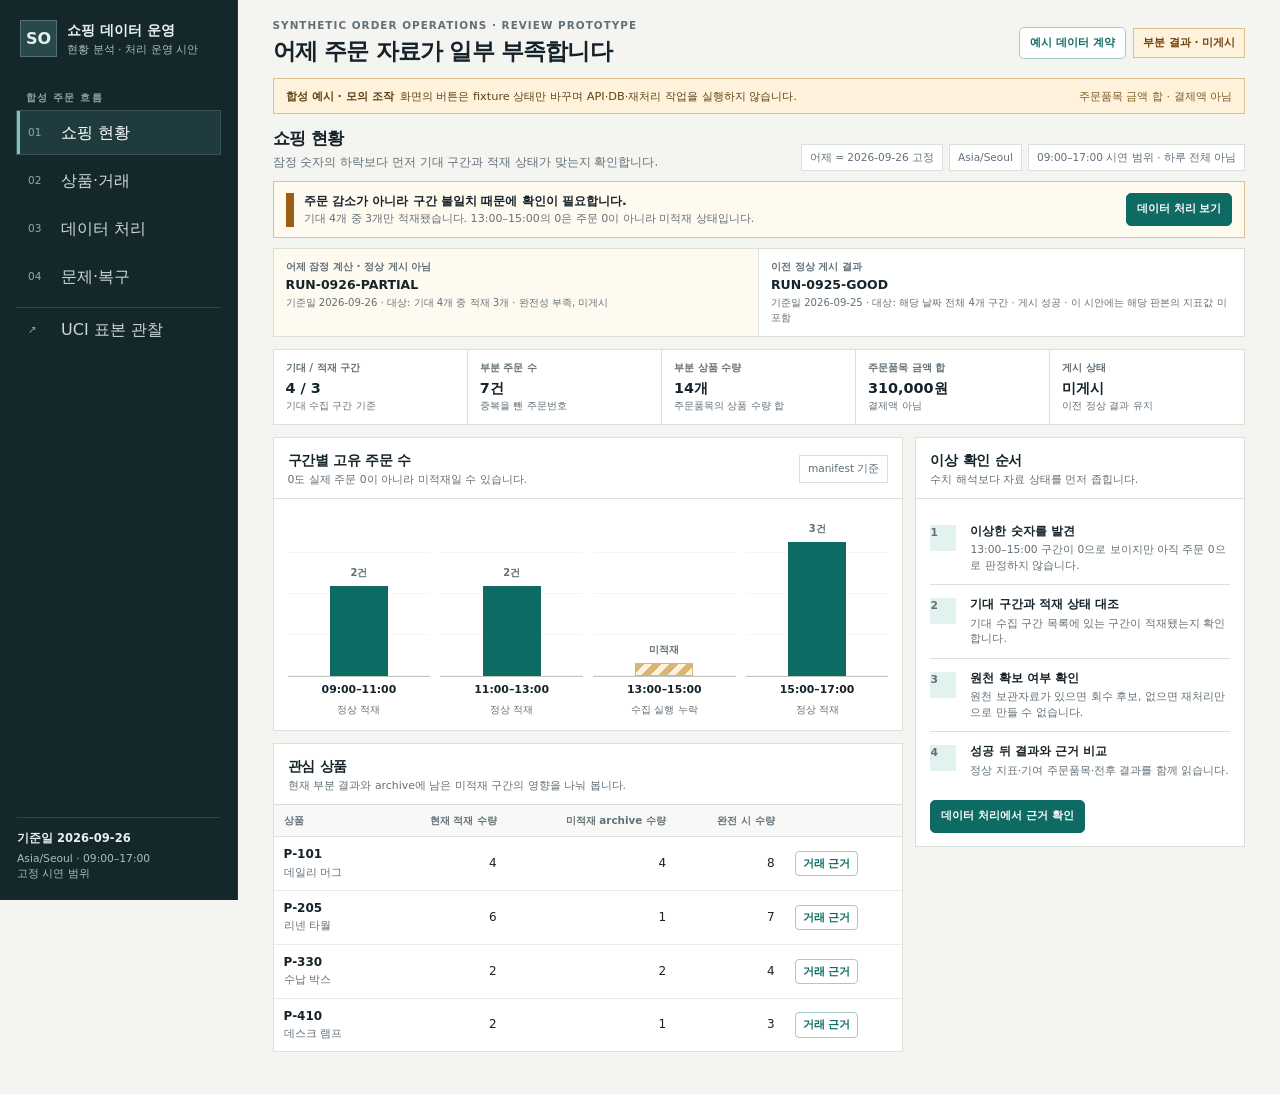
<file: web/platform-preview.html>
<!doctype html>
<html lang="ko">
<head>
  <meta charset="utf-8">
  <meta name="viewport" content="width=device-width, initial-scale=1">
  <title>쇼핑 데이터 운영 · 전체 흐름 시안</title>
  <style>
    :root {
      color-scheme: light;
      --ink: #16232a;
      --muted: #627078;
      --paper: #f4f5f1;
      --surface: #ffffff;
      --surface-soft: #f8f9f6;
      --line: #d9dfda;
      --line-strong: #bdc8c1;
      --nav: #14282c;
      --nav-active: #203b3e;
      --teal: #0d6b63;
      --teal-soft: #e2f2ee;
      --amber: #9b5d12;
      --amber-soft: #fff2dc;
      --red: #a13f3f;
      --red-soft: #fbe9e6;
      --blue: #315f80;
      --blue-soft: #e8f0f5;
    }

    * { box-sizing: border-box; }
    [hidden] { display: none !important; }
    html { background: var(--paper); }
    body {
      margin: 0;
      min-width: 320px;
      color: var(--ink);
      background: var(--paper);
      font-family: "Pretendard", "Noto Sans KR", "Apple SD Gothic Neo", system-ui, sans-serif;
      line-height: 1.45;
    }
    button, input, select { font: inherit; }
    button { cursor: pointer; }
    button:disabled { cursor: not-allowed; opacity: .55; }
    button:focus-visible, a:focus-visible, summary:focus-visible {
      outline: 3px solid rgba(13, 107, 99, .28);
      outline-offset: 2px;
    }
    a { color: inherit; }

    .app-shell { min-height: 100vh; display: grid; grid-template-columns: 238px minmax(0, 1fr); }
    .sidebar {
      position: sticky;
      top: 0;
      height: 100vh;
      padding: 20px 16px;
      color: #e8f0ee;
      background: var(--nav);
      border-right: 1px solid rgba(255,255,255,.09);
    }
    .brand { display: flex; align-items: center; gap: 10px; padding: 0 4px 22px; }
    .brand-mark {
      width: 37px; height: 37px; display: grid; place-items: center; flex: 0 0 auto;
      border: 1px solid rgba(255,255,255,.22); background: #29484b; font-weight: 850;
    }
    .brand strong, .brand small { display: block; }
    .brand strong { font-size: .9rem; }
    .brand small { margin-top: 1px; color: #a9bfbb; font-size: .69rem; }
    .nav-label { margin: 10px 10px 5px; color: #8da7a3; font-size: .64rem; font-weight: 800; letter-spacing: .12em; }
    .nav-button, .uci-link {
      width: 100%; display: flex; align-items: center; gap: 10px; margin: 3px 0; padding: 10px 11px;
      color: #cbd9d6; background: transparent; border: 1px solid transparent; text-align: left; text-decoration: none;
    }
    .nav-button span, .uci-link span { width: 23px; color: #8ea9a5; font-size: .66rem; font-variant-numeric: tabular-nums; }
    .nav-button:hover, .uci-link:hover { background: rgba(255,255,255,.05); }
    .nav-button.is-active { color: #fff; background: var(--nav-active); border-color: rgba(255,255,255,.12); box-shadow: inset 3px 0 #75c5b8; }
    .uci-link { margin-top: 8px; border-top-color: rgba(255,255,255,.13); }
    .sidebar-foot { position: absolute; left: 17px; right: 17px; bottom: 18px; padding-top: 12px; border-top: 1px solid rgba(255,255,255,.13); }
    .sidebar-foot strong, .sidebar-foot span { display: block; }
    .sidebar-foot strong { font-size: .72rem; }
    .sidebar-foot span { margin-top: 4px; color: #a9bfbb; font-size: .67rem; }

    main { min-width: 0; padding: 18px clamp(16px, 2.7vw, 36px) 42px; }
    .topbar {
      display: flex; align-items: center; justify-content: space-between; gap: 18px;
      max-width: 1500px; margin: 0 auto 10px;
    }
    .eyebrow { margin: 0; color: var(--muted); font-size: .65rem; font-weight: 820; letter-spacing: .1em; }
    h1 { margin: 2px 0 0; font-size: clamp(1.15rem, 2vw, 1.42rem); letter-spacing: -.035em; }
    .top-actions { display: flex; align-items: center; gap: 7px; }
    .outline-button, .primary-button, .danger-button, .text-button {
      padding: 7px 10px; border-radius: 5px; font-size: .7rem; font-weight: 760; white-space: nowrap;
    }
    .outline-button { color: var(--teal); background: #fff; border: 1px solid #a4cbc4; }
    .primary-button { color: #fff; background: var(--teal); border: 1px solid var(--teal); }
    .danger-button { color: #fff; background: var(--red); border: 1px solid var(--red); }
    .text-button { padding-left: 0; padding-right: 0; color: var(--teal); background: transparent; border: 0; }
    .status-chip { padding: 6px 9px; color: #70420e; background: var(--amber-soft); border: 1px solid #ddbf88; font-size: .68rem; font-weight: 780; }
    .status-chip.is-ok { color: #0e554e; background: var(--teal-soft); border-color: #a9d3ca; }
    .status-chip.is-failed { color: var(--red); background: var(--red-soft); border-color: #e3b8b2; }

    .prototype-banner {
      display: flex; align-items: center; justify-content: space-between; gap: 12px;
      max-width: 1500px; margin: 0 auto 12px; padding: 9px 12px;
      color: #5f4215; background: var(--amber-soft); border: 1px solid #dfc08a; font-size: .71rem;
    }
    .prototype-banner strong { margin-right: 6px; }
    .prototype-banner span:last-child { color: #7e5c27; white-space: nowrap; }

    .page-head {
      display: flex; align-items: end; justify-content: space-between; gap: 18px;
      max-width: 1500px; margin: 0 auto 10px;
    }
    .page-head h2 { margin: 0; font-size: 1.05rem; letter-spacing: -.03em; }
    .page-head p { margin: 3px 0 0; color: var(--muted); font-size: .74rem; }
    .page-meta { display: flex; gap: 6px; flex-wrap: wrap; justify-content: flex-end; }
    .meta-pill { padding: 5px 8px; color: var(--muted); background: var(--surface); border: 1px solid var(--line); font-size: .66rem; }

    .notice {
      max-width: 1500px; margin: 0 auto 10px; padding: 10px 12px;
      display: grid; grid-template-columns: auto minmax(0, 1fr) auto; align-items: center; gap: 10px;
      border: 1px solid var(--line); background: var(--surface);
    }
    .notice.is-warning { border-color: #dfc08a; background: #fffaf0; }
    .notice.is-error { border-color: #e2b8b3; background: var(--red-soft); }
    .notice.is-ok { border-color: #a9d3ca; background: var(--teal-soft); }
    .notice-mark { width: 8px; height: 34px; background: var(--amber); }
    .notice.is-error .notice-mark { background: var(--red); }
    .notice.is-ok .notice-mark { background: var(--teal); }
    .notice strong, .notice span { display: block; }
    .notice strong { font-size: .78rem; }
    .notice span { margin-top: 1px; color: var(--muted); font-size: .69rem; }

    .summary-strip {
      display: grid; grid-template-columns: repeat(5, minmax(0, 1fr));
      max-width: 1500px; margin: 0 auto 12px; background: var(--surface); border: 1px solid var(--line);
    }
    .summary-strip dl { min-width: 0; margin: 0; padding: 10px 12px; border-right: 1px solid var(--line); }
    .summary-strip dl:last-child { border-right: 0; }
    dt { color: var(--muted); font-size: .65rem; font-weight: 760; }
    dd { margin: 3px 0 0; font-size: .9rem; font-weight: 790; font-variant-numeric: tabular-nums; overflow-wrap: anywhere; }
    dd small { display: block; margin-top: 1px; color: var(--muted); font-size: .62rem; font-weight: 550; }

    .result-version-strip {
      display: grid; grid-template-columns: repeat(2, minmax(0, 1fr));
      max-width: 1500px; margin: 0 auto 12px; border: 1px solid var(--line); background: var(--surface);
    }
    .result-version { min-width: 0; padding: 10px 12px; border-right: 1px solid var(--line); }
    .result-version:last-child { border-right: 0; }
    .result-version.is-provisional { background: #fffaf0; }
    .result-version.is-current { background: var(--teal-soft); }
    .result-version span, .result-version strong, .result-version small { display: block; }
    .result-version span { color: var(--muted); font-size: .65rem; font-weight: 760; }
    .result-version strong { margin-top: 2px; font-size: .78rem; font-variant-numeric: tabular-nums; }
    .result-version small { margin-top: 2px; color: var(--muted); font-size: .63rem; line-height: 1.45; }

    .grid-2 { display: grid; grid-template-columns: minmax(0, 1.35fr) minmax(330px, .65fr); gap: 12px; max-width: 1500px; margin: 0 auto; align-items: start; }
    .panel { min-width: 0; background: var(--surface); border: 1px solid var(--line); }
    .panel + .panel { margin-top: 12px; }
    .panel-head { display: flex; align-items: center; justify-content: space-between; gap: 12px; padding: 12px 14px 10px; border-bottom: 1px solid var(--line); }
    .panel-head h3 { margin: 0; font-size: .88rem; letter-spacing: -.02em; }
    .panel-head p { margin: 2px 0 0; color: var(--muted); font-size: .68rem; }
    .panel-body { padding: 13px 14px; }
    .panel-note { margin: 0; color: var(--muted); font-size: .69rem; }

    .trend { display: grid; grid-template-columns: repeat(4, minmax(0, 1fr)); gap: 10px; height: 205px; align-items: end; }
    .trend-column { display: grid; grid-template-rows: 1fr auto auto; gap: 5px; height: 100%; min-width: 0; text-align: center; }
    .bar-track { position: relative; align-self: stretch; display: flex; align-items: end; justify-content: center; background: linear-gradient(to top, #f4f6f2 1px, transparent 1px) 0 0/100% 25%; border-bottom: 1px solid var(--line-strong); }
    .bar { width: min(58px, 70%); min-height: 4px; background: var(--teal); transition: height .18s ease; }
    .bar.is-missing { background: repeating-linear-gradient(135deg, #d7b572 0 6px, #fff2dc 6px 12px); border: 1px solid #d7b572; }
    .bar-value { position: absolute; left: 0; right: 0; bottom: calc(var(--bar-height) + 5px); font-size: .73rem; font-weight: 800; font-variant-numeric: tabular-nums; }
    .trend-column strong { font-size: .68rem; }
    .trend-column span { color: var(--muted); font-size: .62rem; white-space: nowrap; }

    .table-wrap { overflow-x: auto; }
    table { width: 100%; border-collapse: collapse; font-size: .75rem; }
    th { padding: 8px 10px; color: var(--muted); background: var(--surface-soft); border-bottom: 1px solid var(--line); font-size: .65rem; text-align: left; white-space: nowrap; }
    td { padding: 9px 10px; border-bottom: 1px solid #e8ece8; vertical-align: middle; }
    tbody tr:last-child td { border-bottom: 0; }
    tbody tr:hover { background: #f8fbf9; }
    .number { text-align: right; font-variant-numeric: tabular-nums; white-space: nowrap; }
    .row-button { padding: 4px 7px; color: var(--teal); background: #fff; border: 1px solid #a4cbc4; border-radius: 4px; font-size: .66rem; font-weight: 760; white-space: nowrap; }
    .status { display: inline-flex; align-items: center; gap: 5px; white-space: nowrap; font-size: .67rem; font-weight: 760; }
    .status::before { content: ""; width: 7px; height: 7px; border-radius: 50%; background: var(--amber); }
    .status.ok { color: var(--teal); }
    .status.ok::before { background: var(--teal); }
    .status.bad { color: var(--red); }
    .status.bad::before { background: var(--red); }
    .status.wait { color: var(--blue); }
    .status.wait::before { background: var(--blue); }

    .step-list { display: grid; }
    .step { display: grid; grid-template-columns: 30px minmax(0, 1fr); gap: 10px; padding: 11px 0; border-bottom: 1px solid var(--line); }
    .step:last-child { border-bottom: 0; }
    .step-index { width: 26px; height: 26px; display: grid; place-items: center; color: var(--teal); background: var(--teal-soft); font-size: .65rem; font-weight: 820; }
    .step strong, .step span { display: block; }
    .step strong { font-size: .75rem; }
    .step span { margin-top: 2px; color: var(--muted); font-size: .67rem; }

    .manifest-table { min-width: 840px; }
    .manifest-table tr.is-issue { background: #fff9ed; }
    .manifest-table tr.is-selected { outline: 2px solid rgba(13,107,99,.25); outline-offset: -2px; }
    .manifest-key { font-family: ui-monospace, SFMono-Regular, Menlo, monospace; font-size: .68rem; }
    .time-note { display: block; margin-top: 3px; color: var(--muted); font-size: .61rem; white-space: nowrap; }
    .seg-controls { display: flex; gap: 6px; flex-wrap: wrap; }
    .scenario-button { padding: 5px 8px; color: var(--ink); background: #fff; border: 1px solid var(--line-strong); font-size: .67rem; }
    .scenario-button.is-active { color: var(--teal); background: var(--teal-soft); border-color: #9fc9c2; font-weight: 780; }

    .impact-grid { display: grid; grid-template-columns: repeat(3, minmax(0, 1fr)); gap: 9px; }
    .impact-box { padding: 11px 12px; background: var(--surface-soft); border: 1px solid var(--line); }
    .impact-box strong, .impact-box span { display: block; }
    .impact-box strong { margin-top: 4px; font-size: .84rem; font-variant-numeric: tabular-nums; }
    .impact-box span { color: var(--muted); font-size: .65rem; }
    .source-state { display: grid; grid-template-columns: 140px minmax(0, 1fr); gap: 7px 12px; margin: 0; }
    .source-state dt { font-weight: 760; }
    .source-state dd { margin: 0; font-size: .72rem; overflow-wrap: anywhere; }
    .callout { margin-top: 10px; padding: 10px 11px; color: #68420e; background: var(--amber-soft); border: 1px solid #dec18d; font-size: .69rem; }
    .callout.is-blue { color: #274f6a; background: var(--blue-soft); border-color: #bfd0dd; }
    .callout strong { display: block; margin-bottom: 2px; }

    .ops-layout { display: grid; grid-template-columns: minmax(0, .76fr) minmax(0, 1.24fr); gap: 12px; max-width: 1500px; margin: 0 auto; align-items: start; }
    .action-stack { display: flex; gap: 7px; flex-wrap: wrap; margin-top: 11px; }
    .run-list { display: grid; }
    .run-row { display: grid; grid-template-columns: 104px 90px minmax(0, 1fr); gap: 9px; padding: 9px 0; border-bottom: 1px solid var(--line); font-size: .68rem; }
    .run-row:last-child { border-bottom: 0; }
    .run-row code { color: var(--muted); font-size: .64rem; }
    .run-row span:last-child { color: var(--muted); }

    .comparison-strip { display: grid; grid-template-columns: 1.25fr repeat(3, minmax(0, 1fr)); border-bottom: 1px solid var(--line); }
    .comparison-strip > div { padding: 10px 11px; border-right: 1px solid var(--line); }
    .comparison-strip > div:last-child { border-right: 0; }
    .comparison-strip strong, .comparison-strip span { display: block; }
    .comparison-strip strong { margin-top: 2px; font-size: .78rem; font-variant-numeric: tabular-nums; }
    .comparison-strip span { color: var(--muted); font-size: .64rem; }
    .product-comparison { min-width: 720px; }
    .product-comparison tr.is-selected { background: var(--teal-soft); }
    .delta { color: var(--teal); font-weight: 780; }
    .detail-drawer { margin-top: 12px; border-top: 1px solid var(--line-strong); }
    .detail-drawer-head { display: flex; justify-content: space-between; gap: 12px; padding: 11px 13px; background: var(--surface-soft); border-bottom: 1px solid var(--line); }
    .detail-drawer-head strong { font-size: .78rem; }
    .detail-drawer-head span { color: var(--muted); font-size: .66rem; }
    .contribution-grid { display: grid; grid-template-columns: repeat(2, minmax(0, 1fr)); }
    .contribution-side { min-width: 0; padding: 11px 13px; }
    .contribution-side + .contribution-side { border-left: 1px solid var(--line); }
    .contribution-side h4 { margin: 0 0 7px; font-size: .73rem; }
    .contribution { padding: 7px 0; border-bottom: 1px solid var(--line); }
    .contribution:last-child { border-bottom: 0; }
    .contribution strong, .contribution span { display: block; }
    .contribution strong { font-size: .7rem; }
    .contribution span { margin-top: 2px; color: var(--muted); font-size: .64rem; }
    .contribution.is-added { margin: 0 -7px; padding: 7px; background: var(--teal-soft); }

    dialog { width: min(680px, calc(100vw - 28px)); padding: 0; border: 1px solid var(--line-strong); color: var(--ink); background: #fff; box-shadow: 0 20px 60px rgba(20,40,44,.2); }
    dialog::backdrop { background: rgba(12,25,28,.52); }
    .dialog-head { display: flex; justify-content: space-between; gap: 12px; padding: 13px 15px; border-bottom: 1px solid var(--line); }
    .dialog-head h2 { margin: 0; font-size: .95rem; }
    .dialog-head button { color: var(--muted); background: transparent; border: 0; font-size: 1.1rem; }
    .dialog-body { padding: 14px 15px 16px; }
    .contract-grid { display: grid; grid-template-columns: 145px minmax(0, 1fr); gap: 8px 12px; margin: 0; }
    .contract-grid dt { font-weight: 780; }
    .contract-grid dd { margin: 0; font-size: .72rem; }
    .contract-code { margin-top: 12px; padding: 10px; overflow: auto; color: #dfeae8; background: #1c2b2e; font: .67rem/1.5 ui-monospace, SFMono-Regular, Menlo, monospace; }

    .view { min-width: 0; }
    .view[hidden] { display: none; }
    #overviewView.is-normal:not([hidden]) { display: flex; flex-direction: column; }
    #overviewView.is-normal > .page-head { order: 1; }
    #overviewView.is-normal > #overviewSummary { order: 2; }
    #overviewView.is-normal > .grid-2 { order: 3; }
    #overviewView.is-normal > #resultVersions { order: 4; margin-top: 12px; }
    #overviewView.is-normal > #overviewNotice { display: none; }
    #overviewView.is-normal > .page-head,
    #overviewView.is-normal > #overviewSummary,
    #overviewView.is-normal > .grid-2,
    #overviewView.is-normal > #resultVersions { width: 100%; }

    @media (max-width: 1100px) {
      .grid-2, .ops-layout { grid-template-columns: minmax(0, 1fr); }
      .sidebar-foot { display: none; }
    }

    @media (max-width: 820px) {
      .app-shell { grid-template-columns: minmax(0, 1fr); }
      .sidebar { position: static; height: auto; padding: 11px 13px; }
      .brand { padding-bottom: 9px; }
      .sidebar nav { display: flex; gap: 5px; overflow-x: auto; }
      .nav-label, .sidebar-foot { display: none; }
      .nav-button, .uci-link { width: auto; margin: 0; white-space: nowrap; }
      .uci-link { border-top: 1px solid transparent; border-left: 1px solid rgba(255,255,255,.13); }
      main { padding-top: 13px; }
      .summary-strip { grid-template-columns: repeat(2, minmax(0, 1fr)); }
      .summary-strip dl { border-bottom: 1px solid var(--line); }
      .summary-strip dl:nth-child(even) { border-right: 0; }
      .summary-strip dl:last-child { grid-column: 1 / -1; border-bottom: 0; }
      .result-version-strip { grid-template-columns: 1fr; }
      .result-version { border-right: 0; border-bottom: 1px solid var(--line); }
      .result-version:last-child { border-bottom: 0; }
      .topbar, .page-head { align-items: flex-start; }
      .page-head { flex-direction: column; }
      .page-meta { justify-content: flex-start; }
      .prototype-banner { align-items: flex-start; flex-direction: column; }
      .prototype-banner span:last-child { white-space: normal; }
    }

    @media (max-width: 560px) {
      .brand small { display: none; }
      .nav-button span, .uci-link span { display: none; }
      .nav-button, .uci-link { padding: 8px 9px; font-size: .72rem; }
      .topbar { align-items: flex-start; flex-direction: column; }
      .top-actions { width: 100%; flex-wrap: wrap; }
      .trend { height: 180px; gap: 5px; }
      .summary-strip { grid-template-columns: 1fr 1fr; }
      .impact-grid { grid-template-columns: 1fr; }
      .source-state { grid-template-columns: 1fr; }
      .comparison-strip { grid-template-columns: 1fr 1fr; }
      .comparison-strip > div:nth-child(2) { border-right: 0; }
      .comparison-strip > div:nth-child(-n+2) { border-bottom: 1px solid var(--line); }
      .contribution-grid { grid-template-columns: 1fr; }
      .contribution-side + .contribution-side { border-left: 0; border-top: 1px solid var(--line); }
      .notice { grid-template-columns: auto minmax(0, 1fr); }
      .notice .outline-button, .notice .primary-button { grid-column: 2; justify-self: start; }
      .contract-grid { grid-template-columns: 1fr; }
    }
  </style>
</head>
<body>
  <div class="app-shell">
    <aside class="sidebar">
      <div class="brand">
        <span class="brand-mark">SO</span>
        <span><strong>쇼핑 데이터 운영</strong><small>현황 분석 · 처리 운영 시안</small></span>
      </div>
      <nav aria-label="플랫폼 주요 화면">
        <p class="nav-label">합성 주문 흐름</p>
        <button class="nav-button is-active" type="button" data-view="overview"><span>01</span>쇼핑 현황</button>
        <button class="nav-button" type="button" data-view="impact"><span>02</span>상품·거래</button>
        <button class="nav-button" type="button" data-view="completeness"><span>03</span>데이터 처리</button>
        <button class="nav-button" type="button" data-view="operations"><span>04</span>문제·복구</button>
        <a class="uci-link" href="./index.html"><span>↗</span>UCI 표본 관찰</a>
      </nav>
      <div class="sidebar-foot">
        <strong>기준일 2026-09-26</strong>
        <span>Asia/Seoul · 09:00–17:00<br>고정 시연 범위</span>
      </div>
    </aside>

    <main>
      <header class="topbar">
        <div>
          <p class="eyebrow">SYNTHETIC ORDER OPERATIONS · REVIEW PROTOTYPE</p>
          <h1 id="appTitle">어제 주문 자료가 일부 부족합니다</h1>
        </div>
        <div class="top-actions">
          <button id="contractButton" class="outline-button" type="button">예시 데이터 계약</button>
          <span id="globalStatus" class="status-chip">부분 결과</span>
        </div>
      </header>

      <div class="prototype-banner">
        <span><strong>합성 예시 · 모의 조작</strong>화면의 버튼은 fixture 상태만 바꾸며 API·DB·재처리 작업을 실행하지 않습니다.</span>
        <span>주문품목 금액 합 · 결제액 아님</span>
      </div>

      <section id="overviewView" class="view">
        <div class="page-head">
          <div>
            <h2>쇼핑 현황</h2>
            <p id="overviewLead">주문 흐름과 관심 상품에서 거래·계산 근거까지 내려갑니다.</p>
          </div>
          <div class="page-meta">
            <span class="meta-pill">어제 = 2026-09-26 고정</span>
            <span class="meta-pill">Asia/Seoul</span>
            <span class="meta-pill">09:00–17:00 시연 범위 · 하루 전체 아님</span>
          </div>
        </div>
        <div id="overviewNotice" class="notice is-warning"></div>
        <div id="resultVersions" class="result-version-strip" aria-label="잠정 계산과 이전 정상 게시 결과 구분"></div>
        <div id="overviewSummary" class="summary-strip"></div>
        <div class="grid-2">
          <div>
            <section class="panel">
              <div class="panel-head">
                <div><h3 id="trendTitle">구간별 고유 주문 수</h3><p id="trendDescription">0도 실제 주문 0이 아니라 미적재일 수 있습니다.</p></div>
                <span id="trendScope" class="meta-pill">manifest 기준</span>
              </div>
              <div class="panel-body"><div id="trend" class="trend"></div></div>
            </section>
            <section class="panel">
              <div class="panel-head">
                <div><h3 id="overviewProductsTitle">관심 상품</h3><p id="overviewProductsDescription">상품 수량에서 기여 주문과 주문품목을 확인합니다.</p></div>
              </div>
              <div class="table-wrap">
                <table>
                  <thead id="overviewProductHead"></thead>
                  <tbody id="overviewProducts"></tbody>
                </table>
              </div>
            </section>
          </div>
          <aside class="panel">
            <div class="panel-head"><div><h3 id="overviewStepsTitle">다음 탐색</h3><p id="overviewStepsDescription">관심 숫자에서 주문·품목과 계산 근거로 내려갑니다.</p></div></div>
            <div class="panel-body">
              <div id="overviewSteps" class="step-list"></div>
              <div id="overviewNextActions" class="action-stack"></div>
            </div>
          </aside>
        </div>
      </section>

      <section id="completenessView" class="view" hidden>
        <div class="page-head">
          <div><h2>데이터 처리</h2><p>기대 수집 구간과 원천 보관자료·수집·적재 상태가 누락 판단의 근거입니다.</p></div>
          <div class="seg-controls" aria-label="표시할 합성 상태">
            <button class="scenario-button is-active" type="button" data-scenario="missing">수집 누락</button>
            <button class="scenario-button" type="button" data-scenario="source-pending">원천 미도착 반례</button>
            <button class="scenario-button" type="button" data-scenario="recovered">정상 복귀</button>
          </div>
        </div>
        <div id="completenessNotice" class="notice is-warning"></div>
        <section class="panel" style="max-width:1500px;margin:0 auto">
          <div class="panel-head">
            <div><h3>2026-09-26 수집 구간 상태</h3><p>기대한 네 구간과 실제로 보관·수집·적재한 상태를 대조합니다.</p></div>
            <span id="manifestCount" class="meta-pill"></span>
          </div>
          <div class="table-wrap">
            <table class="manifest-table">
              <thead><tr><th>구간</th><th>주문 시각 범위</th><th>기대</th><th>원천 보관자료</th><th>수집 실행</th><th>적재</th><th>판정</th><th></th></tr></thead>
              <tbody id="manifestRows"></tbody>
            </table>
          </div>
        </section>
        <div class="grid-2" style="margin-top:12px">
          <section class="panel">
            <div class="panel-head"><div><h3>누락 판정식</h3><p>매출이나 주문 감소는 이 조건에 포함하지 않습니다.</p></div></div>
            <div class="panel-body">
              <code class="manifest-key">expected=true AND loaded=false → 완전성 부족</code>
              <div class="callout"><strong>회수 가능 조건</strong>원천 보관자료 존재 + 파일 지문 확인 + 해당 구간만 선택 + 성공 결과 대사 후 게시</div>
            </div>
          </section>
          <section class="panel">
            <div class="panel-head"><div><h3>원천 미도착은 다른 상태</h3><p>재처리는 없는 원천을 만들어 내지 못합니다.</p></div></div>
            <div class="panel-body"><p class="panel-note">`원천 미도착 반례`에서는 같은 기대 구간의 원천 보관자료를 확인할 수 없습니다. 수집 재실행 버튼을 성공처럼 보여 주지 않고 원천 도착 확인을 다음 행동으로 둡니다.</p></div>
          </section>
        </div>
      </section>

      <section id="impactView" class="view" hidden>
        <div class="page-head">
          <div><h2 id="impactTitle">상품·거래</h2><p id="impactDescription">관심 상품의 숫자에서 기여 주문품목과 계산 기준으로 내려갑니다.</p></div>
          <span id="impactSegmentBadge" class="meta-pill"></span>
        </div>
        <div id="impactNotice" class="notice is-warning"></div>
        <div class="grid-2">
          <div>
            <section class="panel">
              <div class="panel-head"><div><h3 id="impactSummaryTitle">상품 요약</h3><p id="impactSummaryDescription">표시 결과를 만든 주문과 주문품목을 함께 읽습니다.</p></div></div>
              <div id="impactSummary" class="panel-body impact-grid"></div>
            </section>
            <section class="panel">
              <div class="panel-head"><div><h3 id="impactTableTitle">기여 주문품목</h3><p id="impactTableDescription">주문 → 품목 → 상품 수량 계산을 확인합니다.</p></div></div>
              <div class="table-wrap">
                <table><thead id="impactTableHead"></thead><tbody id="impactProducts"></tbody></table>
              </div>
            </section>
          </div>
          <aside class="panel">
            <div class="panel-head"><div><h3 id="sourcePanelTitle">계산 기준</h3><p id="sourcePanelDescription">표시 숫자의 범위와 묶는 기준을 확인합니다.</p></div></div>
            <div class="panel-body">
              <dl id="sourceState" class="source-state"></dl>
              <div id="sourceCallout" class="callout"></div>
              <div id="impactActions" class="action-stack"></div>
            </div>
          </aside>
        </div>
      </section>

      <section id="operationsView" class="view" hidden>
        <div class="page-head">
          <div><h2>문제·복구</h2><p>실패는 마지막 정상 게시를 덮지 않고, 성공 뒤에만 정상 결과와 근거를 엽니다.</p></div>
          <span id="operationBadge" class="status-chip"></span>
        </div>
        <div id="operationNotice" class="notice is-warning"></div>
        <div class="ops-layout">
          <aside>
            <section class="panel">
              <div class="panel-head"><div><h3>재수집·재처리 조건</h3><p>선택 구간과 게시 전 검사를 확인합니다.</p></div></div>
              <div class="panel-body">
                <dl id="operationConditions" class="source-state"></dl>
                <div id="operationActions" class="action-stack"></div>
              </div>
            </section>
            <section class="panel">
              <div class="panel-head"><div><h3>실행 이력</h3><p>부분 결과와 성공 게시를 같은 상태로 취급하지 않습니다.</p></div></div>
              <div id="runHistory" class="panel-body run-list"></div>
            </section>
          </aside>
          <section class="panel">
            <div class="panel-head"><div><h3>부분 결과와 복구 결과</h3><p>같은 합성 입력 계약으로 다시 계산한 값을 대조합니다.</p></div></div>
            <div id="comparisonSummary" class="comparison-strip"></div>
            <div class="table-wrap">
              <table class="product-comparison">
                <thead><tr><th>상품</th><th class="number">부분 결과</th><th class="number">복구 결과</th><th class="number">차이</th><th></th></tr></thead>
                <tbody id="comparisonProducts"></tbody>
              </table>
            </div>
            <div class="detail-drawer">
              <div class="detail-drawer-head"><strong id="detailTitle">상품을 선택하세요</strong><span id="detailMeta">주문 → 주문품목 → 구간</span></div>
              <div id="contributionGrid" class="contribution-grid"></div>
            </div>
          </section>
        </div>
      </section>
    </main>
  </div>

  <dialog id="contractDialog">
    <div class="dialog-head"><h2>합성 주문 입력 계약</h2><button id="closeContract" type="button" aria-label="닫기">×</button></div>
    <div class="dialog-body">
      <dl class="contract-grid">
        <dt>시연 기준일</dt><dd>2026-09-26 · Asia/Seoul. 오늘 날짜로 자동 계산하지 않습니다.</dd>
        <dt>시각 세 가지</dt><dd>주문 발생 시각, 원천 archive 도착 시각, 처리 완료 시각을 구별합니다. 늦게 도착하거나 처리됐다고 주문 날짜를 바꾸지 않습니다.</dd>
        <dt>주문 식별</dt><dd><code>order_id</code>. 주문 수는 선택 범위의 고유 order_id 수입니다.</dd>
        <dt>주문품목 식별</dt><dd><code>(order_id, line_id)</code>. 한 주문에 여러 상품 행이 있을 수 있습니다.</dd>
        <dt>상품 수량</dt><dd>양의 정수 <code>qty</code> 합입니다. 취소·환불·순매출 계약이 아닙니다.</dd>
        <dt>금액</dt><dd><code>qty × unit_price_krw</code>인 정수 KRW 주문품목 금액 합입니다. 결제액·정산액이 아닙니다.</dd>
        <dt>완전성</dt><dd>기대 구간 manifest와 적재 구간의 차이로 판단합니다. 숫자 하락만으로 누락을 판정하지 않습니다.</dd>
        <dt>현재 미적재 구간</dt><dd><code>SEG-1300</code>. 원천 archive에는 있으나 합성 수집 실행에서 빠진 회수 가능 사례입니다.</dd>
        <dt>재실행·충돌</dt><dd>시안은 같은 fixture를 다시 계산할 뿐 저장 멱등성을 증명하지 않습니다. 실제 연결은 같은 ID·같은 내용의 재실행을 증폭시키지 않고, 같은 ID·다른 내용은 충돌로 중단해야 합니다.</dd>
      </dl>
      <pre id="contractCheck" class="contract-code"></pre>
    </div>
  </dialog>

  <script id="fixture-data" type="application/json">
  {
    "contract": {
      "kind": "synthetic",
      "date": "2026-09-26",
      "timezone": "Asia/Seoul",
      "currency": "KRW",
      "missing_segment_id": "SEG-1300",
      "last_good": {"run_id": "RUN-0925-GOOD", "date": "2026-09-25", "target": "해당 날짜 전체 4개 구간", "status": "succeeded"}
    },
    "products": [
      {"product_id": "P-101", "name": "데일리 머그"},
      {"product_id": "P-205", "name": "리넨 타월"},
      {"product_id": "P-330", "name": "수납 박스"},
      {"product_id": "P-410", "name": "데스크 램프"}
    ],
    "manifest": [
      {"segment_id": "SEG-0900", "from": "09:00", "to": "11:00", "archive_key": "archive/2026-09-26/09-11.jsonl", "archive_arrived_at": "2026-09-26T11:04:00+09:00", "initial_collected_at": "2026-09-26T11:06:00+09:00", "initial_loaded_at": "2026-09-26T11:07:00+09:00"},
      {"segment_id": "SEG-1100", "from": "11:00", "to": "13:00", "archive_key": "archive/2026-09-26/11-13.jsonl", "archive_arrived_at": "2026-09-26T13:04:00+09:00", "initial_collected_at": "2026-09-26T13:06:00+09:00", "initial_loaded_at": "2026-09-26T13:07:00+09:00"},
      {"segment_id": "SEG-1300", "from": "13:00", "to": "15:00", "archive_key": "archive/2026-09-26/13-15.jsonl", "archive_arrived_at": "2026-09-26T15:03:00+09:00", "initial_collected_at": null, "initial_loaded_at": null, "failed_at": "2026-09-27T08:41:00+09:00", "recovery_collected_at": "2026-09-27T08:42:00+09:00", "recovery_loaded_at": "2026-09-27T08:43:00+09:00"},
      {"segment_id": "SEG-1500", "from": "15:00", "to": "17:00", "archive_key": "archive/2026-09-26/15-17.jsonl", "archive_arrived_at": "2026-09-26T17:04:00+09:00", "initial_collected_at": "2026-09-26T17:06:00+09:00", "initial_loaded_at": "2026-09-26T17:07:00+09:00"}
    ],
    "segments": [
      {
        "segment_id": "SEG-0900",
        "orders": [
          {"order_id": "ORD-2601", "occurred_at": "2026-09-26T09:18:00+09:00", "lines": [
            {"line_id": "L1", "product_id": "P-101", "qty": 2, "unit_price_krw": 12000},
            {"line_id": "L2", "product_id": "P-205", "qty": 1, "unit_price_krw": 18000}
          ]},
          {"order_id": "ORD-2602", "occurred_at": "2026-09-26T10:42:00+09:00", "lines": [
            {"line_id": "L1", "product_id": "P-330", "qty": 1, "unit_price_krw": 32000}
          ]}
        ]
      },
      {
        "segment_id": "SEG-1100",
        "orders": [
          {"order_id": "ORD-2603", "occurred_at": "2026-09-26T11:21:00+09:00", "lines": [
            {"line_id": "L1", "product_id": "P-101", "qty": 1, "unit_price_krw": 12000},
            {"line_id": "L2", "product_id": "P-410", "qty": 1, "unit_price_krw": 45000}
          ]},
          {"order_id": "ORD-2604", "occurred_at": "2026-09-26T12:36:00+09:00", "lines": [
            {"line_id": "L1", "product_id": "P-205", "qty": 3, "unit_price_krw": 18000}
          ]}
        ]
      },
      {
        "segment_id": "SEG-1300",
        "orders": [
          {"order_id": "ORD-2605", "occurred_at": "2026-09-26T13:12:00+09:00", "lines": [
            {"line_id": "L1", "product_id": "P-101", "qty": 4, "unit_price_krw": 12000}
          ]},
          {"order_id": "ORD-2606", "occurred_at": "2026-09-26T13:47:00+09:00", "lines": [
            {"line_id": "L1", "product_id": "P-330", "qty": 2, "unit_price_krw": 32000},
            {"line_id": "L2", "product_id": "P-205", "qty": 1, "unit_price_krw": 18000}
          ]},
          {"order_id": "ORD-2607", "occurred_at": "2026-09-26T14:26:00+09:00", "lines": [
            {"line_id": "L1", "product_id": "P-410", "qty": 1, "unit_price_krw": 45000}
          ]}
        ]
      },
      {
        "segment_id": "SEG-1500",
        "orders": [
          {"order_id": "ORD-2608", "occurred_at": "2026-09-26T15:09:00+09:00", "lines": [
            {"line_id": "L1", "product_id": "P-101", "qty": 1, "unit_price_krw": 12000}
          ]},
          {"order_id": "ORD-2609", "occurred_at": "2026-09-26T15:58:00+09:00", "lines": [
            {"line_id": "L1", "product_id": "P-205", "qty": 2, "unit_price_krw": 18000},
            {"line_id": "L2", "product_id": "P-410", "qty": 1, "unit_price_krw": 45000}
          ]},
          {"order_id": "ORD-2610", "occurred_at": "2026-09-26T16:31:00+09:00", "lines": [
            {"line_id": "L1", "product_id": "P-330", "qty": 1, "unit_price_krw": 32000}
          ]}
        ]
      }
    ]
  }
  </script>

  <script>
    const fixture = JSON.parse(document.getElementById("fixture-data").textContent);
    const issueSegmentId = fixture.contract.missing_segment_id;
    const allSegmentIds = fixture.manifest.map((item) => item.segment_id);
    const initialLoadedIds = allSegmentIds.filter((id) => id !== issueSegmentId);
    const productById = new Map(fixture.products.map((item) => [item.product_id, item]));
    const segmentById = new Map(fixture.segments.map((item) => [item.segment_id, item]));
    const manifestById = new Map(fixture.manifest.map((item) => [item.segment_id, item]));
    const state = {
      view: "overview",
      scenario: "missing",
      selectedProduct: "P-101",
      selectedSegmentId: issueSegmentId,
      impactMode: "product",
      failedAttemptSeen: false,
    };

    const money = new Intl.NumberFormat("ko-KR");
    const number = new Intl.NumberFormat("ko-KR");
    const byId = (id) => document.getElementById(id);
    const displayTime = (value) => value ? value.replace("T", " ").replace(":00+09:00", " KST") : "";
    const html = (value) => String(value)
      .replaceAll("&", "&amp;")
      .replaceAll("<", "&lt;")
      .replaceAll(">", "&gt;")
      .replaceAll('"', "&quot;")
      .replaceAll("'", "&#039;");

    function validateFixture() {
      const errors = [];
      const expectedSegments = new Set(fixture.manifest.map((item) => item.segment_id));
      const actualSegments = new Set(fixture.segments.map((item) => item.segment_id));
      if (expectedSegments.size !== fixture.manifest.length) errors.push("manifest segment_id 중복");
      if ([...expectedSegments].some((id) => !actualSegments.has(id))) errors.push("manifest에 대응하는 합성 구간 없음");
      fixture.manifest.forEach((item) => {
        if (!item.archive_arrived_at?.endsWith("+09:00")) errors.push(`원천 도착 시각 오류: ${item.segment_id}`);
        if (item.segment_id !== fixture.contract.missing_segment_id && (!item.initial_collected_at || !item.initial_loaded_at)) {
          errors.push(`정상 구간 처리 시각 없음: ${item.segment_id}`);
        }
      });

      const orderIds = new Set();
      const lineKeys = new Set();
      fixture.segments.forEach((segment) => {
        segment.orders.forEach((order) => {
          if (orderIds.has(order.order_id)) errors.push(`order_id 중복: ${order.order_id}`);
          orderIds.add(order.order_id);
          if (!order.occurred_at.startsWith(`${fixture.contract.date}T`) || !order.occurred_at.endsWith("+09:00")) {
            errors.push(`시각 계약 불일치: ${order.order_id}`);
          }
          order.lines.forEach((line) => {
            const key = `${order.order_id}/${line.line_id}`;
            if (lineKeys.has(key)) errors.push(`주문품목 키 중복: ${key}`);
            lineKeys.add(key);
            if (!productById.has(line.product_id)) errors.push(`상품 없음: ${line.product_id}`);
            if (!Number.isSafeInteger(line.qty) || line.qty <= 0) errors.push(`수량 오류: ${key}`);
            if (!Number.isSafeInteger(line.unit_price_krw) || line.unit_price_krw < 0) errors.push(`단가 오류: ${key}`);
          });
        });
      });
      if (errors.length) throw new Error(errors.join("\n"));
      return {segments: expectedSegments.size, orders: orderIds.size, lines: lineKeys.size};
    }

    const fixtureCheck = validateFixture();

    function calculate(segmentIds) {
      const chosen = new Set(segmentIds);
      const orders = new Map();
      const rows = [];
      fixture.segments.filter((segment) => chosen.has(segment.segment_id)).forEach((segment) => {
        segment.orders.forEach((order) => {
          orders.set(order.order_id, order);
          order.lines.forEach((line) => {
            rows.push({
              segment_id: segment.segment_id,
              order_id: order.order_id,
              occurred_at: order.occurred_at,
              line_id: line.line_id,
              product_id: line.product_id,
              qty: line.qty,
              unit_price_krw: line.unit_price_krw,
              line_amount_krw: line.qty * line.unit_price_krw,
            });
          });
        });
      });
      const products = new Map(fixture.products.map((item) => [item.product_id, {qty: 0, line_amount_krw: 0, rows: []}]));
      rows.forEach((row) => {
        const group = products.get(row.product_id);
        group.qty += row.qty;
        group.line_amount_krw += row.line_amount_krw;
        group.rows.push(row);
      });
      return {
        order_count: orders.size,
        line_count: rows.length,
        product_quantity: rows.reduce((sum, row) => sum + row.qty, 0),
        line_amount_krw: rows.reduce((sum, row) => sum + row.line_amount_krw, 0),
        products,
        rows,
      };
    }

    const partial = calculate(initialLoadedIds);
    const complete = calculate(allSegmentIds);
    const issueOnly = calculate([issueSegmentId]);

    function segmentState(segmentId) {
      const manifest = manifestById.get(segmentId);
      if (segmentId !== issueSegmentId) {
        return {archive: true, collected: true, loaded: true, label: "정상 적재", className: "ok", archiveArrivedAt: manifest.archive_arrived_at, collectedAt: manifest.initial_collected_at, loadedAt: manifest.initial_loaded_at, failedAt: null};
      }
      if (state.scenario === "source-pending") {
        return {archive: false, collected: false, loaded: false, label: "원천 미도착", className: "wait", archiveArrivedAt: null, collectedAt: null, loadedAt: null, failedAt: null};
      }
      if (state.scenario === "recovered") {
        return {archive: true, collected: true, loaded: true, label: "재시도 후 적재", className: "ok", archiveArrivedAt: manifest.archive_arrived_at, collectedAt: manifest.recovery_collected_at, loadedAt: manifest.recovery_loaded_at, failedAt: state.failedAttemptSeen ? manifest.failed_at : null};
      }
      if (state.scenario === "failed") {
        return {archive: true, collected: false, loaded: false, label: "재처리 실패", className: "bad", archiveArrivedAt: manifest.archive_arrived_at, collectedAt: null, loadedAt: null, failedAt: manifest.failed_at};
      }
      return {archive: true, collected: false, loaded: false, label: "수집 실행 누락", className: "bad", archiveArrivedAt: manifest.archive_arrived_at, collectedAt: null, loadedAt: null, failedAt: null};
    }

    function currentResult() {
      return state.scenario === "recovered" ? complete : partial;
    }

    function currentLoadedCount() {
      return fixture.manifest.filter((item) => segmentState(item.segment_id).loaded).length;
    }

    function noticeMarkup(kind, title, description, actionLabel, actionView) {
      const action = actionLabel ? `<button class="${kind === "ok" ? "outline-button" : "primary-button"}" type="button" data-go="${actionView}">${html(actionLabel)}</button>` : "";
      return `<span class="notice-mark"></span><div><strong>${html(title)}</strong><span>${html(description)}</span></div>${action}`;
    }

    function renderGlobal() {
      const chip = byId("globalStatus");
      chip.className = "status-chip";
      if (state.scenario === "recovered") {
        chip.textContent = "합성 정상 복귀";
        chip.classList.add("is-ok");
      } else if (state.scenario === "failed") {
        chip.textContent = "모의 재처리 실패";
        chip.classList.add("is-failed");
      } else if (state.scenario === "source-pending") {
        chip.textContent = "원천 미도착 반례";
      } else {
        chip.textContent = "부분 결과 · 미게시";
      }
      document.querySelectorAll(".nav-button").forEach((button) => {
        button.classList.toggle("is-active", button.dataset.view === state.view);
      });
      document.querySelectorAll(".view").forEach((view) => { view.hidden = true; });
      byId(`${state.view}View`).hidden = false;
      byId("overviewView").classList.toggle("is-normal", state.scenario === "recovered");
      const titles = {
        overview: state.scenario === "recovered" ? "어제 주문 현황" : "어제 주문 자료가 일부 부족합니다",
        impact: state.impactMode === "segment" ? "누락 구간이 미친 영향" : "상품 수량과 거래 근거",
        completeness: "주문 자료 처리 상태",
        operations: "누락 구간 복구와 결과 비교",
      };
      byId("appTitle").textContent = titles[state.view];
      document.querySelectorAll("[data-scenario]").forEach((button) => {
        button.classList.toggle("is-active", button.dataset.scenario === state.scenario);
      });
    }

    function renderOverview() {
      const result = currentResult();
      const recovered = state.scenario === "recovered";
      const notice = byId("overviewNotice");
      notice.className = `notice ${recovered ? "is-ok" : state.scenario === "failed" ? "is-error" : "is-warning"}`;
      if (recovered) {
        notice.innerHTML = noticeMarkup("ok", "기대 구간 4개와 적재 구간 4개가 일치합니다.", "정상 결과에서 관심 상품을 골라 주문·품목과 계산 근거를 확인할 수 있습니다.", "상품·거래 보기", "impact");
      } else {
        notice.innerHTML = noticeMarkup("warning", "주문 감소가 아니라 구간 불일치 때문에 확인이 필요합니다.", `기대 4개 중 ${currentLoadedCount()}개만 적재됐습니다. 13:00–15:00의 0은 주문 0이 아니라 미적재 상태입니다.`, "데이터 처리 보기", "completeness");
      }
      byId("resultVersions").innerHTML = `
        <section class="result-version ${recovered ? "is-current" : "is-provisional"}">
          <span>${recovered ? "어제 정상 복귀 결과" : "어제 잠정 계산 · 정상 게시 아님"}</span>
          <strong>${recovered ? "RUN-0926-RETRY" : "RUN-0926-PARTIAL"}</strong>
          <small>기준일 ${fixture.contract.date} · 대상: 기대 4개 중 적재 ${currentLoadedCount()}개 · ${recovered ? "합성 대사 성공 뒤 현재 결과" : "완전성 부족, 미게시"}</small>
        </section>
        <section class="result-version">
          <span>이전 정상 게시 결과</span>
          <strong>${fixture.contract.last_good.run_id}</strong>
          <small>기준일 ${fixture.contract.last_good.date} · 대상: ${fixture.contract.last_good.target} · 게시 성공 · 이 시안에는 해당 판본의 지표값 미포함</small>
        </section>`;
      byId("overviewSummary").innerHTML = [
        ...(recovered ? [
          ["주문 수", `${number.format(result.order_count)}건`, "중복을 뺀 주문번호"],
          ["상품 수량", `${number.format(result.product_quantity)}개`, "주문품목의 상품 수량 합"],
          ["주문품목", `${number.format(result.line_count)}행`, "주문번호 안의 상품 행"],
          ["주문품목 금액 합", `${money.format(result.line_amount_krw)}원`, "결제액 아님"],
          ["자료 상태", "정상", "기대 수집 구간 4 / 적재 4"],
        ] : [
          ["기대 / 적재 구간", `4 / ${currentLoadedCount()}`, "기대 수집 구간 기준"],
          ["부분 주문 수", `${number.format(result.order_count)}건`, "중복을 뺀 주문번호"],
          ["부분 상품 수량", `${number.format(result.product_quantity)}개`, "주문품목의 상품 수량 합"],
          ["주문품목 금액 합", `${money.format(result.line_amount_krw)}원`, "결제액 아님"],
          ["게시 상태", "미게시", "이전 정상 결과 유지"],
        ]),
      ].map(([term, value, note]) => `<dl><dt>${term}</dt><dd>${value}<small>${note}</small></dd></dl>`).join("");

      byId("overviewLead").textContent = recovered
        ? "09:00–17:00 주문 흐름과 관심 상품에서 거래·계산 근거까지 내려갑니다."
        : "잠정 숫자의 하락보다 먼저 기대 구간과 적재 상태가 맞는지 확인합니다.";
      byId("trendTitle").textContent = recovered ? "09:00–17:00 주문 흐름" : "구간별 고유 주문 수";
      byId("trendDescription").textContent = recovered
        ? "중복을 뺀 주문번호를 두 시간 구간별로 봅니다. 이 시연 범위는 하루 전체가 아닙니다."
        : "0도 실제 주문 0이 아니라 미적재일 수 있습니다.";
      byId("trendScope").textContent = recovered ? "원문 주문 시각 기준" : "manifest 기준";
      byId("overviewProductsDescription").textContent = recovered
        ? "상품 수량을 고른 뒤 그 값을 만든 주문과 주문품목을 확인합니다."
        : "현재 부분 결과와 archive에 남은 미적재 구간의 영향을 나눠 봅니다.";
      byId("overviewProductHead").innerHTML = recovered
        ? `<tr><th>상품</th><th class="number">상품 수량</th><th class="number">기여 주문</th><th class="number">주문품목 행</th><th></th></tr>`
        : `<tr><th>상품</th><th class="number">현재 적재 수량</th><th class="number">미적재 archive 수량</th><th class="number">완전 시 수량</th><th></th></tr>`;

      const maxOrders = Math.max(...fixture.segments.map((segment) => segment.orders.length));
      byId("trend").innerHTML = fixture.manifest.map((manifest) => {
        const segState = segmentState(manifest.segment_id);
        const orders = segState.loaded ? segmentById.get(manifest.segment_id).orders.length : 0;
        const height = Math.max(orders ? 18 : 8, Math.round((orders / maxOrders) * 82));
        const stateLabel = segState.loaded ? `${orders}건` : "미적재";
        return `<div class="trend-column"><div class="bar-track"><span class="bar-value" style="--bar-height:${height}%">${stateLabel}</span><span class="bar ${segState.loaded ? "" : "is-missing"}" style="height:${height}%"></span></div><strong>${manifest.from}–${manifest.to}</strong><span>${segState.label}</span></div>`;
      }).join("");

      byId("overviewProducts").innerHTML = fixture.products.map((product) => {
        const now = result.products.get(product.product_id).qty;
        const productRows = result.products.get(product.product_id).rows;
        const productOrders = new Set(productRows.map((row) => row.order_id)).size;
        const issue = state.scenario === "source-pending" ? null : issueOnly.products.get(product.product_id).qty;
        const finalValue = state.scenario === "source-pending" ? null : partial.products.get(product.product_id).qty + issueOnly.products.get(product.product_id).qty;
        if (recovered) {
          return `<tr><td><strong>${html(product.product_id)}</strong><br><span class="panel-note">${html(product.name)}</span></td><td class="number">${number.format(now)}</td><td class="number">${number.format(productOrders)}건</td><td class="number">${number.format(productRows.length)}행</td><td><button class="row-button" type="button" data-show-product="${html(product.product_id)}">거래 근거</button></td></tr>`;
        }
        return `<tr><td><strong>${html(product.product_id)}</strong><br><span class="panel-note">${html(product.name)}</span></td><td class="number">${number.format(now)}</td><td class="number">${issue === null ? "확인 불가" : number.format(issue)}</td><td class="number">${finalValue === null ? "확인 불가" : number.format(finalValue)}</td><td><button class="row-button" type="button" data-show-product="${html(product.product_id)}">거래 근거</button></td></tr>`;
      }).join("");

      if (recovered) {
        byId("overviewStepsTitle").textContent = "다음 탐색";
        byId("overviewStepsDescription").textContent = "현황 숫자를 주문·품목과 계산 기준으로 설명합니다.";
        byId("overviewSteps").innerHTML = [
          ["1", "관심 상품을 선택", "상품 수량과 기여 주문 수를 함께 봅니다."],
          ["2", "주문·품목을 확인", "어떤 주문번호와 상품 행이 숫자에 들어갔는지 엽니다."],
          ["3", "계산 범위를 읽기", "2026-09-26 09:00–17:00, 상품별 수량 합이라는 기준을 확인합니다."],
          ["4", "문제가 의심되면 처리 상태로 이동", "기대 수집 구간과 실행 상태를 별도 근거로 확인합니다."],
        ].map(([index, title, description]) => `<div class="step"><span class="step-index">${index}</span><div><strong>${title}</strong><span>${description}</span></div></div>`).join("");
        byId("overviewNextActions").innerHTML = `<button class="primary-button" type="button" data-show-product="${html(state.selectedProduct)}">선택 상품의 거래 근거</button><button class="outline-button" type="button" data-go="completeness">데이터 처리 상태</button>`;
      } else {
        byId("overviewStepsTitle").textContent = "이상 확인 순서";
        byId("overviewStepsDescription").textContent = "수치 해석보다 자료 상태를 먼저 좁힙니다.";
        byId("overviewSteps").innerHTML = [
          ["1", "이상한 숫자를 발견", "13:00–15:00 구간이 0으로 보이지만 아직 주문 0으로 판정하지 않습니다."],
          ["2", "기대 구간과 적재 상태 대조", "기대 수집 구간 목록에 있는 구간이 적재됐는지 확인합니다."],
          ["3", "원천 확보 여부 확인", "원천 보관자료가 있으면 회수 후보, 없으면 재처리만으로 만들 수 없습니다."],
          ["4", "성공 뒤 결과와 근거 비교", "정상 지표·기여 주문품목·전후 결과를 함께 읽습니다."],
        ].map(([index, title, description]) => `<div class="step"><span class="step-index">${index}</span><div><strong>${title}</strong><span>${description}</span></div></div>`).join("");
        byId("overviewNextActions").innerHTML = `<button class="primary-button" type="button" data-go="completeness">데이터 처리에서 근거 확인</button>`;
      }
    }

    function renderCompleteness() {
      const notice = byId("completenessNotice");
      const recovered = state.scenario === "recovered";
      const sourcePending = state.scenario === "source-pending";
      notice.className = `notice ${recovered ? "is-ok" : "is-warning"}`;
      if (recovered) {
        notice.innerHTML = noticeMarkup("ok", "기대 수집 구간과 적재 결과가 일치합니다.", "네 구간의 원천 도착·수집·적재가 모두 확인됐습니다.", "정상 쇼핑 현황", "overview");
      } else if (sourcePending) {
        notice.innerHTML = noticeMarkup("warning", "기대 구간의 원천 보관자료가 아직 없습니다.", "재처리만으로 데이터를 만들 수 없습니다. 원천 도착과 지문 확인이 먼저입니다.");
      } else {
        notice.innerHTML = `<span class="notice-mark"></span><div><strong>원천 보관자료는 있지만 수집 실행에서 한 구간이 빠졌습니다.</strong><span>SEG-1300은 보관자료가 있어 정확한 구간을 선택해 회수할 수 있습니다.</span></div><button class="primary-button" type="button" data-segment="${issueSegmentId}">SEG-1300 영향 보기</button>`;
      }
      byId("manifestCount").textContent = `기대 4 · 적재 ${currentLoadedCount()}`;
      byId("manifestRows").innerHTML = fixture.manifest.map((manifest) => {
        const segState = segmentState(manifest.segment_id);
        const issue = manifest.segment_id === issueSegmentId;
        const action = issue
          ? `<button class="row-button" type="button" data-segment="${manifest.segment_id}">영향 보기</button>`
          : `<span class="muted">확인 불필요</span>`;
        return `<tr class="${issue ? "is-issue is-selected" : ""}"><td><strong>${manifest.segment_id}</strong></td><td>${fixture.contract.date} ${manifest.from}–${manifest.to}</td><td><span class="status ok">예</span></td><td>${segState.archive ? `<span class="status ok">확보</span>` : `<span class="status wait">미도착</span>`}<br><span class="manifest-key">${segState.archive ? html(manifest.archive_key) : "-"}</span>${segState.archiveArrivedAt ? `<span class="time-note">도착 ${html(displayTime(segState.archiveArrivedAt))}</span>` : ""}</td><td><span class="status ${segState.collected ? "ok" : segState.className}">${segState.collected ? "완료" : segState.label}</span>${segState.collectedAt ? `<span class="time-note">수집 ${html(displayTime(segState.collectedAt))}</span>` : segState.failedAt ? `<span class="time-note">실패 ${html(displayTime(segState.failedAt))}</span>` : ""}</td><td><span class="status ${segState.loaded ? "ok" : "bad"}">${segState.loaded ? "완료" : "미적재"}</span>${segState.loadedAt ? `<span class="time-note">처리 ${html(displayTime(segState.loadedAt))}</span>` : ""}</td><td>${segState.loaded ? "완전성 충족" : "완전성 부족"}</td><td>${action}</td></tr>`;
      }).join("");
    }

    function renderImpact() {
      if (state.impactMode === "segment") {
        renderSegmentImpact();
      } else {
        renderProductImpact();
      }
    }

    function renderProductImpact() {
      const product = productById.get(state.selectedProduct) || fixture.products[0];
      state.selectedProduct = product.product_id;
      const result = currentResult();
      const productResult = result.products.get(product.product_id);
      const contributingOrders = new Set(productResult.rows.map((row) => row.order_id)).size;
      const recovered = state.scenario === "recovered";

      byId("impactTitle").textContent = "상품·거래";
      byId("impactDescription").textContent = "관심 상품의 숫자에서 기여 주문품목과 계산 기준으로 내려갑니다.";
      byId("impactSegmentBadge").textContent = `${product.product_id} · ${fixture.contract.date} 09:00–17:00`;
      const notice = byId("impactNotice");
      notice.className = `notice ${recovered ? "is-ok" : "is-warning"}`;
      notice.innerHTML = recovered
        ? noticeMarkup("ok", `${product.product_id} 수량 ${number.format(productResult.qty)}개의 근거입니다.`, `${number.format(contributingOrders)}개 주문의 ${number.format(productResult.rows.length)}개 품목 행을 합했습니다.`)
        : noticeMarkup("warning", `${product.product_id}의 잠정 수량 ${number.format(productResult.qty)}개입니다.`, "적재된 세 구간만 포함한 부분 결과이므로 정상 게시 결과로 쓰지 않습니다.", "데이터 처리 상태", "completeness");

      byId("impactSummaryTitle").textContent = "상품 요약";
      byId("impactSummaryDescription").textContent = "같은 상품 코드의 상품 수량을 합하고 주문과 품목 행을 따로 셉니다.";
      byId("impactSummary").innerHTML = [
        ["상품 수량", `${number.format(productResult.qty)}개`],
        ["기여 주문", `${number.format(contributingOrders)}건`],
        ["주문품목", `${number.format(productResult.rows.length)}행`],
      ].map(([label, value]) => `<div class="impact-box"><span>${label}</span><strong>${value}</strong></div>`).join("");

      byId("impactTableTitle").textContent = "기여 주문품목";
      byId("impactTableDescription").textContent = "각 주문품목의 상품 수량을 더한 값이 위 수량입니다.";
      byId("impactTableHead").innerHTML = `<tr><th>주문 / 품목</th><th>주문 발생 시각</th><th>수집 구간</th><th class="number">수량</th><th class="number">품목 금액</th></tr>`;
      byId("impactProducts").innerHTML = productResult.rows.length
        ? productResult.rows.map((row) => `<tr><td><strong>${html(row.order_id)}</strong><br><span class="panel-note">${html(row.line_id)}</span></td><td>${html(displayTime(row.occurred_at))}</td><td>${html(row.segment_id)}</td><td class="number">${number.format(row.qty)}</td><td class="number">${money.format(row.line_amount_krw)}원</td></tr>`).join("")
        : `<tr><td colspan="5">이 표시 결과에 기여한 주문품목이 없습니다. 0개로 바꾸어 표시하지 않습니다.</td></tr>`;

      byId("sourcePanelTitle").textContent = "계산 기준";
      byId("sourcePanelDescription").textContent = "표시 숫자의 범위와 묶는 기준을 확인합니다.";
      byId("sourceState").innerHTML = `
        <dt>결과 실행</dt><dd>${recovered ? "RUN-0926-RETRY · 정상 복귀" : "RUN-0926-PARTIAL · 잠정 계산"}</dd>
        <dt>주문 발생 범위</dt><dd>${fixture.contract.date} 09:00–17:00 · Asia/Seoul · 하루 전체 아님</dd>
        <dt>상품 코드</dt><dd>${html(product.product_id)}</dd>
        <dt>상품 수량</dt><dd>주문품목 수량의 합 = ${number.format(productResult.qty)} · SQL 기준 SUM(qty)</dd>
        <dt>주문 수</dt><dd>중복을 뺀 주문번호 = ${number.format(contributingOrders)}</dd>
        <dt>금액</dt><dd>qty × unit_price_krw의 품목 금액 합 · 결제액 아님</dd>`;
      const callout = byId("sourceCallout");
      callout.className = "callout is-blue";
      callout.innerHTML = `<strong>이 숫자가 답하는 것</strong>${html(product.name)}의 선택 범위 수량과 그 값을 만든 주문품목입니다. 하루 전체 주문이나 결제액을 뜻하지 않습니다.`;
      byId("impactActions").innerHTML = `<button class="primary-button" type="button" data-go="overview">쇼핑 현황으로 돌아가기</button><button class="outline-button" type="button" data-go="completeness">데이터 처리 상태</button>`;
    }

    function renderSegmentImpact() {
      const segmentId = state.selectedSegmentId;
      const seg = manifestById.get(segmentId);
      const segState = segmentState(segmentId);
      const available = segState.archive;
      const segmentResult = calculate([segmentId]);

      byId("impactTitle").textContent = "누락 구간과 영향";
      byId("impactDescription").textContent = "선택한 구간이 어떤 상품 숫자와 원천 확보 상태에 연결되는지 봅니다.";
      byId("impactSegmentBadge").textContent = `${segmentId} · ${seg.from}–${seg.to}`;
      const notice = byId("impactNotice");
      notice.className = `notice ${available && state.scenario === "recovered" ? "is-ok" : "is-warning"}`;
      notice.innerHTML = available
        ? noticeMarkup(state.scenario === "recovered" ? "ok" : "warning", state.scenario === "recovered" ? `${segmentId}은 모의 재시도 뒤 적재됐습니다.` : `${segmentId}은 archive에서 회수할 수 있습니다.`, "파일 지문과 구간을 고정하고, 재계산·대사 성공 뒤에만 게시합니다.")
        : noticeMarkup("warning", `${segmentId} archive가 없어 영향 값도 확정할 수 없습니다.`, "원천 도착 확인이 먼저이며 재처리만으로 기록을 만들지 않습니다.");

      byId("impactSummaryTitle").textContent = "영향 요약";
      byId("impactSummaryDescription").textContent = "선택한 구간의 원천 보관자료에 있는 주문품목만 계산합니다.";
      byId("impactSummary").innerHTML = [
        ["영향 주문", available ? `${segmentResult.order_count}건` : "확인 불가"],
        ["영향 주문품목", available ? `${segmentResult.line_count}행` : "확인 불가"],
        ["영향 상품 수량", available ? `${segmentResult.product_quantity}개` : "확인 불가"],
      ].map(([label, value]) => `<div class="impact-box"><span>${label}</span><strong>${value}</strong></div>`).join("");

      byId("impactTableTitle").textContent = "영향 상품";
      byId("impactTableDescription").textContent = "현재 부분 결과와 선택 구간 기여를 나눠 봅니다.";
      byId("impactTableHead").innerHTML = `<tr><th>상품</th><th class="number">현재 적재</th><th class="number">구간 기여</th><th class="number">대사 후 예상</th></tr>`;
      byId("impactProducts").innerHTML = fixture.products.map((product) => {
        const before = partial.products.get(product.product_id).qty;
        const added = available ? segmentResult.products.get(product.product_id).qty : null;
        return `<tr><td><strong>${html(product.product_id)}</strong><br><span class="panel-note">${html(product.name)}</span></td><td class="number">${number.format(before)}</td><td class="number">${added === null ? "확인 불가" : `+${number.format(added)}`}</td><td class="number">${added === null ? "확인 불가" : number.format(before + added)}</td></tr>`;
      }).join("");

      byId("sourcePanelTitle").textContent = "원천 확보 상태";
      byId("sourcePanelDescription").textContent = "실행 가능 여부를 숫자와 분리합니다.";
      byId("sourceState").innerHTML = `
        <dt>주문 발생 범위</dt><dd>${segmentId} · ${fixture.contract.date} ${seg.from}–${seg.to} · Asia/Seoul</dd>
        <dt>원천 보관자료 도착</dt><dd>${available ? `${html(displayTime(segState.archiveArrivedAt))} · ${html(seg.archive_key)}` : "미도착 · 시각/경로/지문 없음"}</dd>
        <dt>수집 완료</dt><dd>${segState.collectedAt ? html(displayTime(segState.collectedAt)) : segState.failedAt ? `실패 ${html(displayTime(segState.failedAt))}` : segState.label}</dd>
        <dt>처리 완료</dt><dd>${segState.loadedAt ? html(displayTime(segState.loadedAt)) : "미완료 · 정상 게시 대상 아님"}</dd>
        <dt>선택 범위</dt><dd>${available ? `${segmentId} 한 구간` : "선택 불가"}</dd>`;
      const callout = byId("sourceCallout");
      callout.className = `callout ${available ? "" : "is-blue"}`;
      callout.innerHTML = available
        ? `<strong>실행 전 조건</strong>원천 보관자료 지문·행 수·구간 ID를 확인한 뒤 처리하고, 부분 결과와 정상 결과를 대사합니다.`
        : `<strong>재처리 불가</strong>원천 보관자료가 도착하기 전에는 성공 결과를 만들 수 없습니다.`;
      byId("impactActions").innerHTML = `<button class="primary-button" type="button" data-go="operations" ${available ? "" : "disabled"}>문제·복구에서 모의 흐름 보기</button><button class="outline-button" type="button" data-go="completeness">manifest로 돌아가기</button>`;
    }

    function renderOperations() {
      const sourcePending = state.scenario === "source-pending";
      const recovered = state.scenario === "recovered";
      const failed = state.scenario === "failed";
      const badge = byId("operationBadge");
      badge.className = "status-chip";
      badge.textContent = recovered ? "합성 성공 게시" : failed ? "모의 실행 실패" : sourcePending ? "원천 대기" : "실행 전";
      if (recovered) badge.classList.add("is-ok");
      if (failed) badge.classList.add("is-failed");
      const notice = byId("operationNotice");
      notice.className = `notice ${recovered ? "is-ok" : failed ? "is-error" : "is-warning"}`;
      if (recovered) {
        notice.innerHTML = noticeMarkup("ok", "완전성·주문·품목 대사를 통과한 결과만 현재 결과로 표시합니다.", "정상 현황은 10건·22개·485,000원이며 각 상품에서 기여 주문품목을 열 수 있습니다.", "정상 쇼핑 현황", "overview");
      } else if (failed) {
        notice.innerHTML = noticeMarkup("error", "모의 재처리가 실패했습니다.", "부분 계산은 잠정 상태로 남고 이전 정상 게시 RUN-0925-GOOD를 덮지 않습니다.");
      } else if (sourcePending) {
        notice.innerHTML = noticeMarkup("warning", "원천 미도착 상태에서는 실행하지 않습니다.", "없는 원천 보관자료를 재처리로 만들 수 없으므로 원천 도착 확인으로 돌아갑니다.", "데이터 처리로 돌아가기", "completeness");
      } else {
        notice.innerHTML = noticeMarkup("warning", "회수 가능한 SEG-1300을 선택했습니다.", "다음 버튼은 실패와 재시도를 검토하는 모의 전환이며 실제 job을 시작하지 않습니다.");
      }
      byId("operationConditions").innerHTML = `
        <dt>선택 구간</dt><dd>${issueSegmentId}만</dd>
        <dt>원천 보관자료</dt><dd>${sourcePending ? "미도착" : "확보·지문 확인 가정"}</dd>
        <dt>게시 전 검사</dt><dd>기대 구간 4=적재 4, 주문·품목·상품 합계 대사</dd>
        <dt>실패 시</dt><dd>부분 결과 미게시, ${fixture.contract.last_good.run_id} 유지</dd>`;
      const actions = byId("operationActions");
      if (sourcePending) {
        actions.innerHTML = `<button class="outline-button" type="button" data-go="completeness">원천 상태 확인</button><button class="primary-button" type="button" disabled>모의 재처리 실행 불가</button>`;
      } else if (recovered) {
        actions.innerHTML = `<button class="primary-button" type="button" data-go="overview">정상 쇼핑 현황</button><button class="outline-button" type="button" data-action="reset-missing">누락 상태로 되돌려 보기</button>`;
      } else if (failed) {
        actions.innerHTML = `<button class="primary-button" type="button" data-action="simulate-success">모의 재시도 · 성공 보기</button><button class="outline-button" type="button" data-segment="${issueSegmentId}">원천 상태 다시 확인</button>`;
      } else {
        actions.innerHTML = `<button class="danger-button" type="button" data-action="simulate-failure">모의 1차 실행 · 실패 보기</button><button class="outline-button" type="button" data-action="simulate-success">모의 정상 복귀 바로 보기</button>`;
      }
      const history = [
        {id: fixture.contract.last_good.run_id, status: "성공", klass: "ok", text: `${fixture.contract.last_good.date} · ${fixture.contract.last_good.target} · 이전 정상 게시 · 이 시안에 지표값 없음`},
        {id: "RUN-0926-PARTIAL", status: "부분", klass: "wait", text: `${fixture.contract.date} · 기대 4 / 적재 3 · 잠정 계산, 미게시`},
      ];
      if (failed || state.failedAttemptSeen) history.push({id: "RUN-0926-REC-1", status: "실패", klass: "bad", text: `${displayTime(manifestById.get(issueSegmentId).failed_at)} · SEG-1300 처리 실패 · last-good 유지`});
      if (recovered) history.push({id: "RUN-0926-RETRY", status: "성공", klass: "ok", text: `${displayTime(manifestById.get(issueSegmentId).recovery_loaded_at)} · 합성 대사 후 현재 결과로 전환`});
      byId("runHistory").innerHTML = history.map((run) => `<div class="run-row"><code>${run.id}</code><span class="status ${run.klass}">${run.status}</span><span>${run.text}</span></div>`).join("");

      byId("comparisonSummary").innerHTML = `
        <div><span>비교 상태</span><strong>${recovered ? "부분 → 정상 복귀" : "정상 결과 미게시"}</strong></div>
        <div><span>고유 주문</span><strong>${partial.order_count} → ${recovered ? complete.order_count : "-"}</strong></div>
        <div><span>상품 수량</span><strong>${partial.product_quantity} → ${recovered ? complete.product_quantity : "-"}</strong></div>
        <div><span>주문품목 금액 합</span><strong>${money.format(partial.line_amount_krw)} → ${recovered ? money.format(complete.line_amount_krw) : "-"}</strong></div>`;
      byId("comparisonProducts").innerHTML = fixture.products.map((product) => {
        const before = partial.products.get(product.product_id).qty;
        const after = recovered ? complete.products.get(product.product_id).qty : null;
        const selected = state.selectedProduct === product.product_id;
        return `<tr class="${selected ? "is-selected" : ""}"><td><strong>${product.product_id}</strong><br><span class="panel-note">${product.name}</span></td><td class="number">${before}</td><td class="number">${after === null ? "미게시" : after}</td><td class="number delta">${after === null ? "-" : `+${after - before}`}</td><td><button class="row-button" type="button" data-product="${product.product_id}">기여 거래</button></td></tr>`;
      }).join("");
      renderContributions(recovered);
    }

    function renderContributions(recovered) {
      const product = productById.get(state.selectedProduct) || fixture.products[0];
      state.selectedProduct = product.product_id;
      const beforeRows = partial.products.get(product.product_id).rows;
      const afterRows = recovered ? complete.products.get(product.product_id).rows : [];
      byId("detailTitle").textContent = `${product.product_id} · ${product.name}`;
      byId("detailMeta").textContent = recovered ? "부분 결과와 정상 복귀 결과의 기여 주문품목" : "정상 복귀 전에는 부분 기여만 표시";
      const renderRows = (rows, addedMode) => rows.length
        ? rows.map((row) => {
          const added = addedMode && row.segment_id === issueSegmentId;
          return `<div class="contribution ${added ? "is-added" : ""}"><strong>${row.order_id} / ${row.line_id} · 수량 ${row.qty}</strong><span>${row.occurred_at} · ${row.segment_id} · ${money.format(row.line_amount_krw)}원${added ? " · 복구 구간 기여" : ""}</span></div>`;
        }).join("")
        : `<p class="panel-note">기여 주문품목 없음</p>`;
      byId("contributionGrid").innerHTML = `
        <section class="contribution-side"><h4>부분 결과 · ${beforeRows.length}행</h4>${renderRows(beforeRows, false)}</section>
        <section class="contribution-side"><h4>${recovered ? `정상 복귀 · ${afterRows.length}행` : "정상 결과 · 미게시"}</h4>${recovered ? renderRows(afterRows, true) : `<p class="panel-note">재처리·대사 성공 전에는 정상 결과를 만든 척하지 않습니다.</p>`}</section>`;
    }

    function renderAll() {
      renderGlobal();
      renderOverview();
      renderCompleteness();
      renderImpact();
      renderOperations();
      byId("contractCheck").textContent = [
        `fixture validation: PASS`,
        `segments=${fixtureCheck.segments}, orders=${fixtureCheck.orders}, order_lines=${fixtureCheck.lines}`,
        `partial: orders=${partial.order_count}, qty=${partial.product_quantity}, line_amount_krw=${partial.line_amount_krw}`,
        `complete: orders=${complete.order_count}, qty=${complete.product_quantity}, line_amount_krw=${complete.line_amount_krw}`,
        `missing ${issueSegmentId}: orders=${issueOnly.order_count}, qty=${issueOnly.product_quantity}, line_amount_krw=${issueOnly.line_amount_krw}`,
      ].join("\n");
    }

    function goTo(view) {
      state.view = view;
      renderAll();
      window.scrollTo({top: 0, behavior: "auto"});
    }

    document.addEventListener("click", (event) => {
      const nav = event.target.closest("[data-view]");
      if (nav) {
        if (nav.dataset.view === "impact") state.impactMode = "product";
        return goTo(nav.dataset.view);
      }
      const go = event.target.closest("[data-go]");
      if (go) {
        if (go.dataset.go === "impact") state.impactMode = "product";
        return goTo(go.dataset.go);
      }
      const scenario = event.target.closest("[data-scenario]");
      if (scenario) {
        state.scenario = scenario.dataset.scenario;
        state.failedAttemptSeen = false;
        renderAll();
        return;
      }
      const segment = event.target.closest("[data-segment]");
      if (segment) {
        state.selectedSegmentId = segment.dataset.segment;
        state.impactMode = "segment";
        return goTo("impact");
      }
      const overviewProduct = event.target.closest("[data-show-product]");
      if (overviewProduct) {
        state.selectedProduct = overviewProduct.dataset.showProduct;
        state.impactMode = "product";
        return goTo("impact");
      }
      const product = event.target.closest("[data-product]");
      if (product) {
        state.selectedProduct = product.dataset.product;
        renderOperations();
        return;
      }
      const action = event.target.closest("[data-action]");
      if (action?.dataset.action === "simulate-failure") {
        state.scenario = "failed";
        state.failedAttemptSeen = true;
        renderAll();
      } else if (action?.dataset.action === "simulate-success") {
        state.scenario = "recovered";
        renderAll();
      } else if (action?.dataset.action === "reset-missing") {
        state.scenario = "missing";
        state.failedAttemptSeen = false;
        renderAll();
      }
    });

    byId("contractButton").addEventListener("click", () => byId("contractDialog").showModal());
    byId("closeContract").addEventListener("click", () => byId("contractDialog").close());
    byId("contractDialog").addEventListener("click", (event) => {
      if (event.target === byId("contractDialog")) byId("contractDialog").close();
    });

    renderAll();
  </script>
</body>
</html>
</file>
